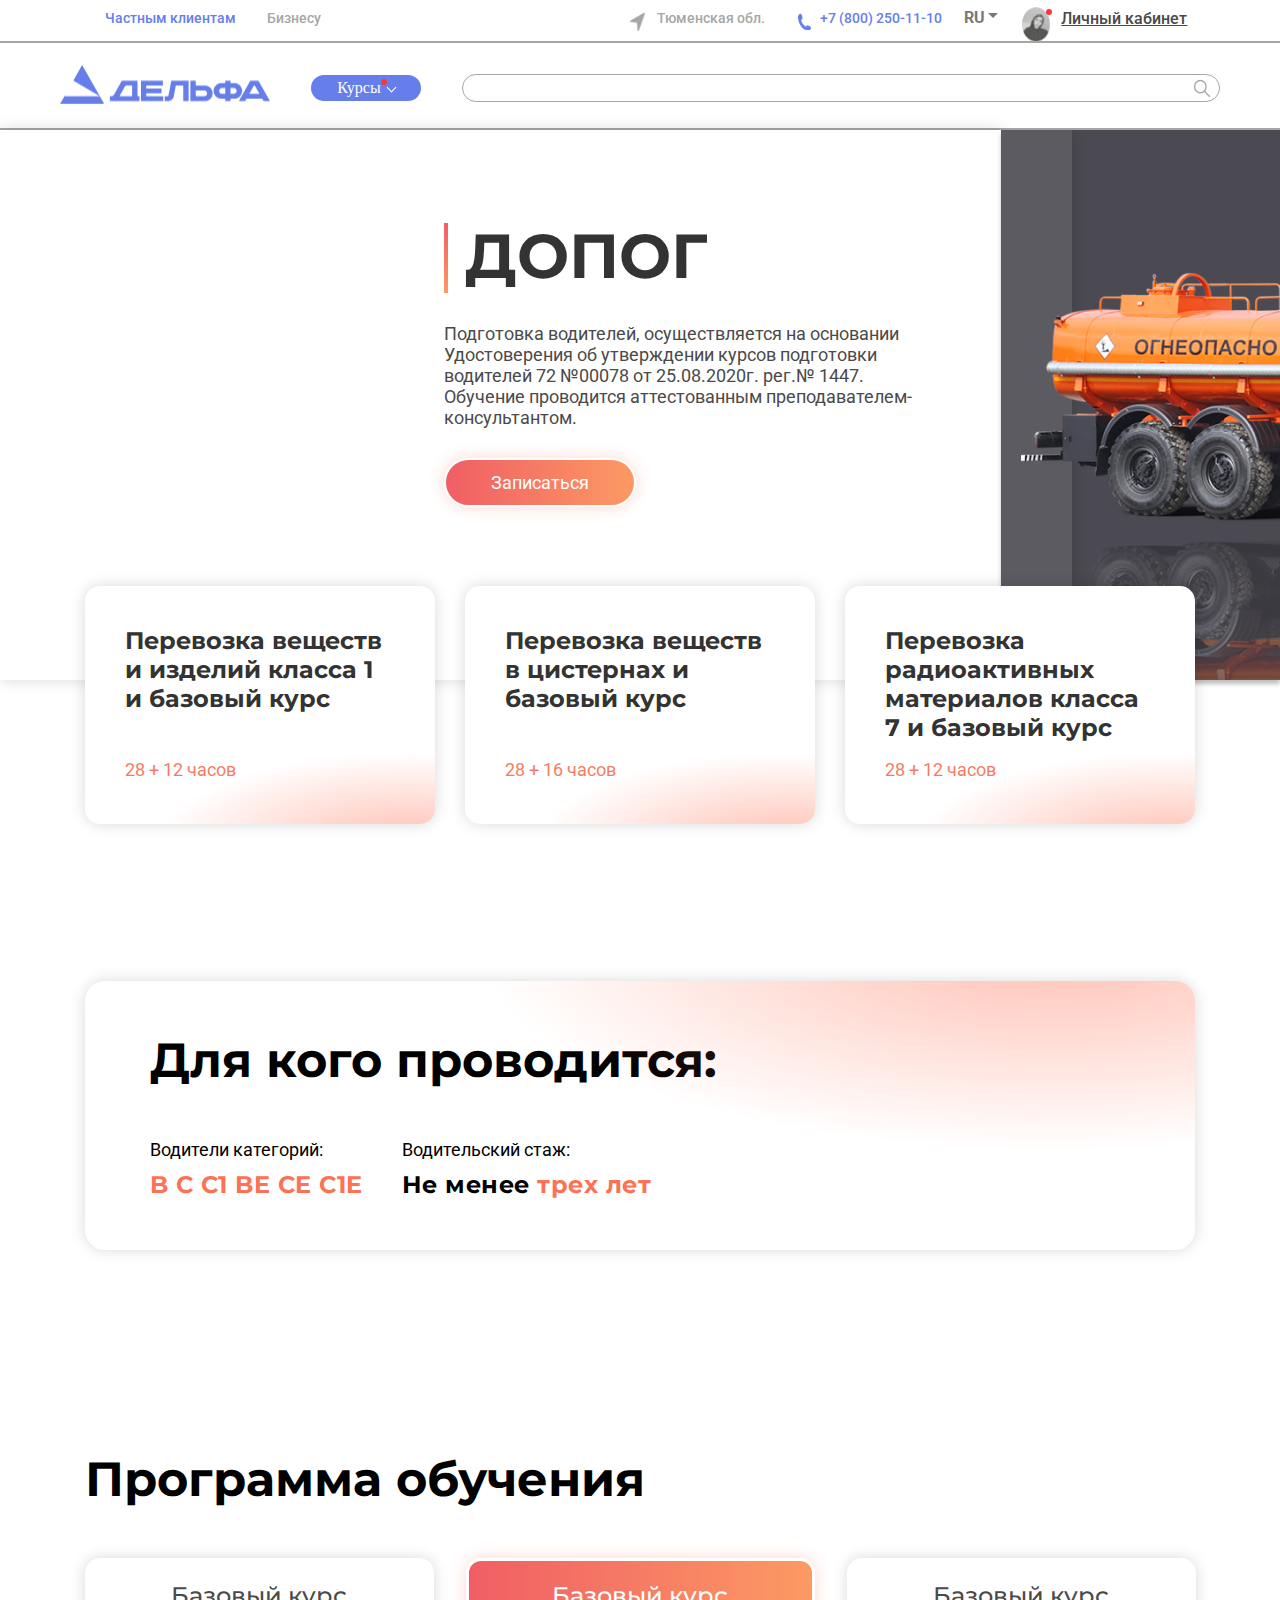
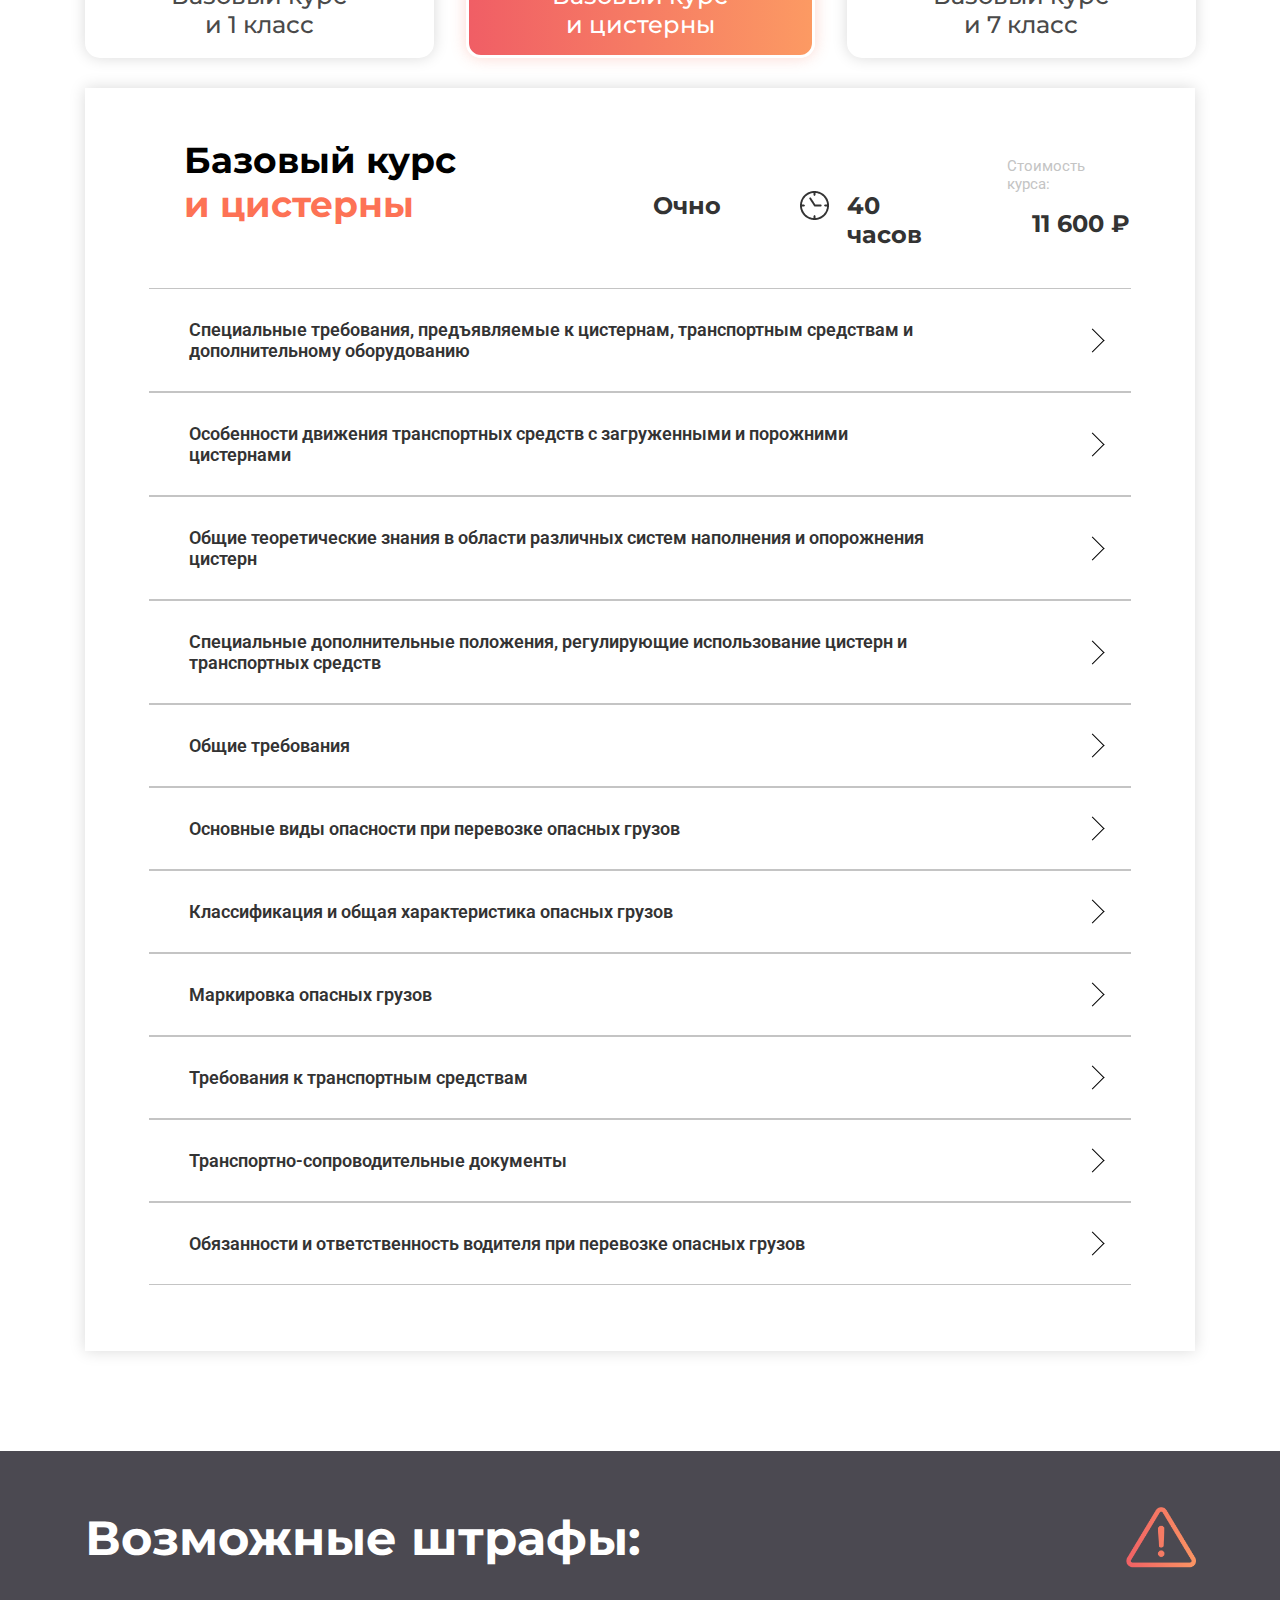
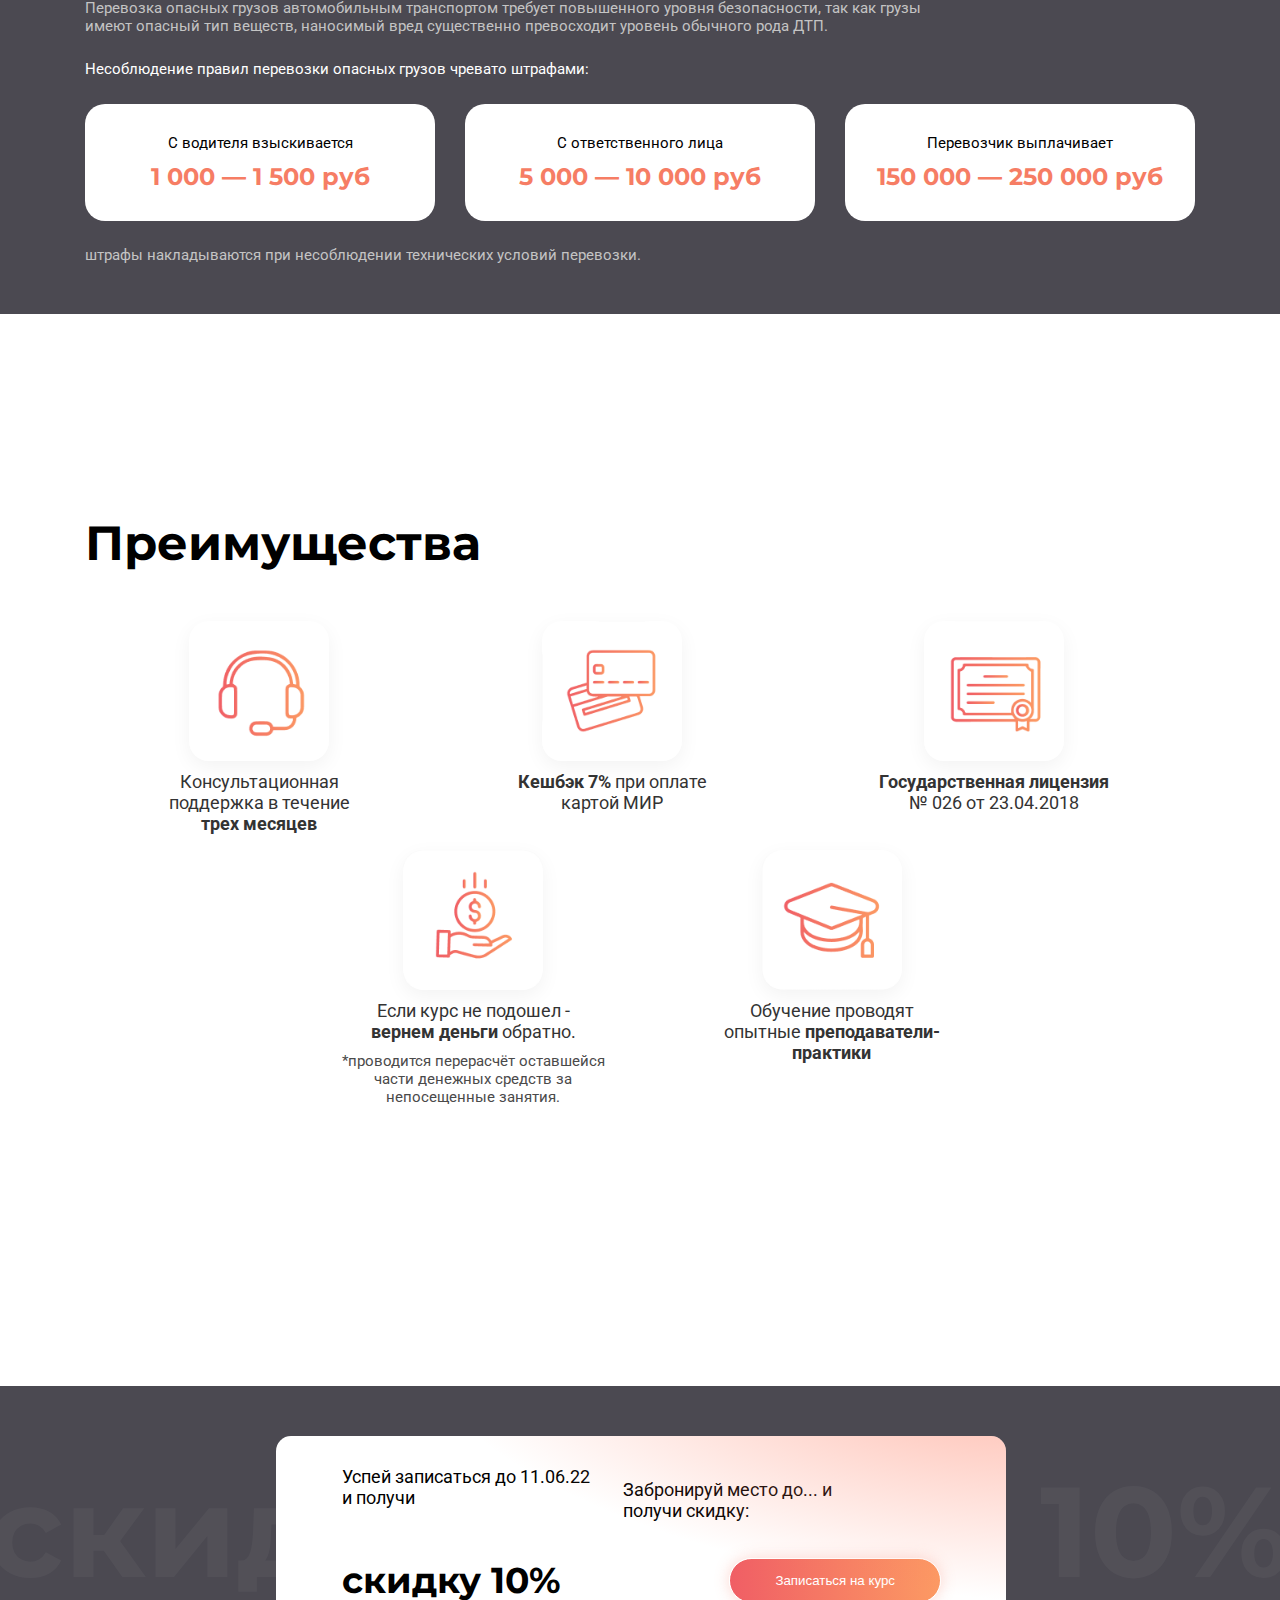
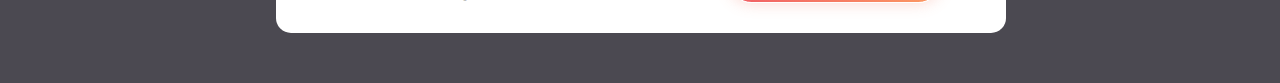
<file: index.html>
<!DOCTYPE html>
<html lang="ru">
<head>
    <meta charset="UTF-8">
    <meta http-equiv="X-UA-Compatible" content="IE=edge">
    <meta name="viewport" content="width=device-width, initial-scale=1.0">
    <title>Document</title>
    <link rel="stylesheet" href="./stylee/main.css">

    <link rel="preconnect" href="https://fonts.googleapis.com">
<link rel="preconnect" href="https://fonts.gstatic.com" crossorigin>
<link href="https://fonts.googleapis.com/css2?family=Montserrat:wght@400;500;600;700&family=Roboto:wght@400;500;700;900&display=swap" rel="stylesheet">
<script src="script.js"></script>
    
</head>
<body>
    <div class="wrapper">
        <header class="header">

                <div class="container">
                    <nav class="header__navigation">
                        <ul class="header__list list">
                            <li class="header__item item">
                                <a class="header__link link" href="#!">Частным клиентам</a>
                            </li>
                            <li class="header__item item">
                                <a class="header__link link" href="#!">Бизнесу</a>
                            </li>
                            <li class="header__item item">
                                <a class="header__link link" href="#!">
                                    <ul class="header__list list">
                                        <li class="img-navigation item"></li>
                                        <li class="header__item item">Тюменская обл.</li>
                                    </ul>
                                </a>
                            </li>
                            <li class="header__item item">
                                <a class="header__link link" href="#!">
                                    <ul class="header__list list">
                                        <li class="img-phone item"></li>
                                        <li class="header__item item">+7  (800) 250-11-10</li>
                                    </ul>
                                </a>
                            </li>
                            <li class="header__item item">
                                <a class="header__link link" href="#!">
                                    <ul class="header__list list">
                                        <li class="header__item item">RU</li>
                                        <li class="img-arrow item"></li>
                                    </ul>
                                </a>
                            </li>
                            <li class="header__item item">
                                <a class="header__link link" href="#!">
                                    <ul class="header__list list">
                                        <li class="img-icon item"></li>
                                        <li class="header__item item">Личный кабинет</li>
                                        <li class="red-ball header__icon-ball"></li>
                                    </ul>
                                </a>
                            </li>
                        </ul>
                    </nav>
                </div>

                <div class="infinity-line">
                    <div class="header__navigation-aside">
                        <a href="#!" class="logo-link">
                        <div class="header__logo"></div>
                        </a>
                        <button class="header__btn btn">
                            <div class="btn__text">Курсы</div>
                            <div class="red-ball header__btn-ball"></div>
                            <div class="btn__arrow arrow"></div>
                        </button>
                        
                        <div class="header__input">
                            <input type="text" class="header__input-text">
                            <div class="header__magnifier"></div>
                        </div>
                    </div>
                </div>

        </header>
        <section class="hero">

        
                <div class="hero__container">
                    
                    <!-- <div class="container container-relative"> -->

                            <div class="hero__desc shadow">
                                <div class="hero__desc-item">

                                    <div class="hero__tittle-item">
                                        <div class="orange-line"></div>
                                        <div class="hero__tittle tittle">ДОПОГ</div>
                                    </div>
                                    <div class="hero__about">Подготовка водителей, осуществляется на основании Удостоверения об утверждении курсов подготовки водителей 72 №00078 от 25.08.2020г. рег.№ 1447. Обучение проводится аттестованным преподавателем-консультантом.</div>
                                    <button class="hero__button">Записаться</button>
                                </div>
                            </div>
                            <div class="hero__img">
                                <div class="gray-line"></div>

                                <div class="auto">
                                    <div class="auto__object"></div>
                                    <div class="reflection"></div>
                                </div>
                            </div>
                        
                    <!-- </div> -->
                </div>
            
        <div class="courses container">
            <div class="cours shadow">

                <div class="cours-item">
                    <div class="cours__text text">
                        Перевозка веществ и изделий класса 1
                        и базовый курс
                    </div>
                    <div class="cours__time">28 + 12 часов</div>
                </div>
                <div class="gradient hero__gradient"></div>
            </div>
            <div class="cours shadow">
                
                <div class="cours-item">
                    <div class="cours__text text">
                        Перевозка веществ в цистернах
                        и базовый курс
                    </div>
                    <div class="cours__time">28 + 16 часов</div>
                </div>
                <div class="gradient hero__gradient"></div>

            </div>
            <div class="cours shadow">
                <div class="cours-item">
                    <div class="cours__text text">
                        Перевозка радиоактивных материалов класса 7 и базовый курс
                    </div>
                    <div class="cours__time">28 + 12 часов</div>
                </div>
                <div class="gradient hero__gradient"></div>

            </div>
        </div>
        </section class="relevance">
            <div class="relevance container shadow">
                <div class="relevance__content">
                    <div class="relevance__tittle tittle">Для кого проводится:</div>
                    <div class="relevance__desc">
                        <div class="relevance__desc-item">
                            <div class="key">Водители категорий:</div>
                            <div class="value">B  C  C1  BE  CE  C1E</div>
                        </div>
                        <div class="relevance__desc-item">
                            <div class="key">Водительский стаж:</div>
                            <div class="value"><span>Не менее</span> трех лет</div>
                        </div>
                    </div>
                </div>
                <div class="gradient relevance__gradient"></div>

            </div>
        
        <section class="products">
            <div class="products__container container">
                <div class="products__head">
                    <div class="products__tittle tittle">Программа обучения</div>
                    <div class="products__courses">
                        <button class="products__course shadow" data-number="1">
                            Базовый курс и 1 класс
                        </button>
                        <button class="products__course active-block shadow" data-number="2">
                            Базовый курс и цистерны
                        </button>
                        <button class="products__course shadow" data-number="3">
                            Базовый курс и 7 класс
                        </button>
                    </div>
                </div>
                <!-- нижняя часть блока product -->
                <div class="product__body shadow">
                    
                        <div class="product__item">
                            <div class="product__tittle tittle">
                                Базовый курс
                                <span>и цистерны</span>
                            </div>
                            <ul class="product__list-info">
                                <li class="item item__text text">Очно</li>
                                <li class="item">
                                    <img src="./clock.png" alt="часы" class="product__img-wrap"></img>
                                    <div class="item__text text">40 часов</div>
                                </li>
                                <li class="item">
                                    <div class="item__price-text">Стоимость курса:</div>
                                    <div class="item__price text">11 600 ₽</div>
                                </li>
                            </ul>
                        </div>
    
                    
                    <div class="product__body-elements">
                        <ul class="product__body-elements-list">
                            <li class="product__body-elements-item">
                                <div class="body-elements-text">
                                    Специальные требования, предъявляемые к
                                    цистернам, транспортным средствам и
                                    дополнительному оборудованию
                                </div>
                                <label>
                                    <input type="checkbox" name="checkA">
                                    <div class="body-elements-arrow arrow"></div>
                                </label>
                            </li>
                            <li class="product__body-elements-item">
                                <div class="body-elements-text">
                                    Особенности движения транспортных средств с
                                    загруженными и порожними цистернами
                                </div>
                                <label>
                                    <input type="checkbox" name="checkB">
                                    <div class="body-elements-arrow arrow"></div>
                                </label>
                            </li>
                            <li class="product__body-elements-item">
                                <div class="body-elements-text">
                                    Общие теоретические знания в области различных
                                    систем наполнения и опорожнения цистерн
                                </div>
                                <label>
                                    <input type="checkbox" name="checkC">
                                    <div class="body-elements-arrow arrow"></div>
                                </label>
                            </li>
                            <li class="product__body-elements-item">
                                <div class="body-elements-text">
                                    Специальные дополнительные положения,
                                    регулирующие использование цистерн и транспортных
                                    средств
                                </div>
                                <label>
                                    <input type="checkbox"  name="checkD">
                                    <div class="body-elements-arrow arrow"></div>
                                </label>
                            </li>
                            <li class="product__body-elements-item">
                                <div class="body-elements">
                                    <div class="body-elements-text">
                                    Общие требования
                                    </div>
                                    <div class="product__sublist displaynone">
                                        <ul class="sublist">
                                            <li class="subitem">Общие сведения о Европейском соглашении 
                                                о международной дорожной перевозке опасных грузов (ДОПОГ)
                                            </li>
                                            <li class="subitem">
                                                Присоединение России к ДОПОГ
                                            </li>
                                            <li class="subitem">
                                                Участники ДОПОГ
                                            </li>
                                            <li class="subitem">
                                                Регулярность пересмотра и обновления положений ДОПОГ
                                            </li>
                                            <li class="subitem">
                                                Сфера применения ДОПОГ в Российской Федерации
                                            </li>
                                        </ul>
                                    </div>
                                </div>
                                <label>
                                    <input type="checkbox" class="fake-check" name="checkE">
                                    <div class="body-elements-arrow arrow"></div>
                                </label>
                            </li>
                            <li class="product__body-elements-item">
                                <div class="body-elements-text">
                                    Основные виды опасности при перевозке опасных
                                    грузов
                                </div>
                                <label>
                                    <input type="checkbox" name="checkF">
                                    <div class="body-elements-arrow arrow"></div>
                                </label>
                            </li>
                            <li class="product__body-elements-item">
                                <div class="body-elements-text">
                                    Классификация и общая характеристика опасных
                                    грузов
                                </div>
                                <label>
                                    <input type="checkbox" name="checkG">
                                    <div class="body-elements-arrow arrow"></div>
                                </label>
                            </li>
                            <li class="product__body-elements-item">
                                <div class="body-elements-text">Маркировка опасных грузов</div>
                                <label>
                                    <input type="checkbox" name="checkH">
                                    <div class="body-elements-arrow arrow"></div>
                                </label>
                            </li>
                            <li class="product__body-elements-item">
                                <div class="body-elements-text">Требования к транспортным средствам</div>
                                <label>
                                    <input type="checkbox"  name="checkI">
                                    <div class="body-elements-arrow arrow"></div>
                                </label>
                            </li>
                            <li class="product__body-elements-item">
                                <div class="body-elements-text">Транспортно-сопроводительные документы</div>
                                <label>
                                    <input type="checkbox"  name="checkJ">
                                    <div class="body-elements-arrow arrow"></div>
                                </label>
                            </li>
                            <li class="product__body-elements-item">
                                <div class="body-elements-text">Обязанности и ответственность водителя при перевозке опасных грузов</div>
                                <label>
                                    <input type="checkbox"  name="checkK">
                                    <div class="body-elements-arrow arrow"></div>
                                </label>
                            </li>
                        </ul>
                    </div>
                </div>
            </div>
        </section>
        <section class="responsibility">
            <div class="responsibility">
                <div class="responsibility__container container">
                    <div class="responsibility__item">
                        <div class="responsibility__header">
                            <div class="responsibility__tittle tittle white">Возможные штрафы:</div>
                            <div class="responsibility__img"></div>
                        </div>
                        <div class="responsibility__body">
                            <div class="responsibility-text">Перевозка опасных грузов автомобильным транспортом требует повышенного уровня безопасности,
                             так как грузы имеют опасный тип веществ, наносимый вред существенно превосходит уровень обычного рода ДТП.</div>
                            <div class="responsibility-text white">Несоблюдение правил перевозки опасных грузов чревато штрафами:</div>
                        </div>
                        <div class="responsibility__group-fine">
                            <div class="item-fine">
                                <div class="responsibility-text black">С водителя взыскивается</div>
                                <div class="responsibility-price">1 000 — 1 500 руб</div>
                            </div>
                            <div class="item-fine">
                                <div class="responsibility-text black">С ответственного лица</div>
                                <div class="responsibility-price">5 000 — 10 000 руб</div>
                            </div>
                            <div class="item-fine">
                                <div class="responsibility-text black">Перевозчик выплачивает</div>
                                <div class="responsibility-price">150 000 — 250 000 руб</div>
                            </div>
                        </div>
                        <div class="responsibility-text">штрафы накладываются при несоблюдении технических условий перевозки.</div>
                    </div>
                </div>
            </div>
        </section class="advantage">
        <div class="advantage__container container">
            <div class="advantage__content">
                <div class="advantage__tittle tittle">Преимущества</div>
                <div class="advantage__body">
                    <ul class="advantage__desc-1">
                        <li class="advantage-item">
                            <div class="advantage-img"></div>
                            <div class="advantage-text">Консультационная поддержка в течение
                                <span class="bold">трех месяцев</span></div>
                        </li>
                        <li class="advantage-item">
                            <div class="advantage-img"></div>
                            <div class="advantage-text"><span class="bold">Кешбэк 7%</span> при оплате картой МИР</div>
                        </li>
                        <li class="advantage-item">
                            <div class="advantage-img"></div>
                            <div class="advantage-text"><span class="bold">Государственная лицензия</span>
                                № 026 от 23.04.2018</div>
                        </li>
                    </ul>
                    <ul class="advantage__desc-2">
                        <li class="advantage-item">
                            <div class="advantage-img"></div>
                            <div class="advantage-text">Если курс не подошел - <span class="bold">вернем деньги</span> обратно.</div>
                            <div class="advantage-subtext">*проводится перерасчёт оставшейся части денежных средств за непосещенные занятия.</div>
                        </li>
                        <li class="advantage-item">
                            <div class="advantage-img"></div>
                            <div class="advantage-text">Обучение проводят опытные <span class="bold">преподаватели-практики</span></div>
                        </li>
                    </ul>
                </div>
                
            </div>
        </div>
        <section class="discount">
            <div class="discount">
                <div class="container discount__container">
                    <div class="back-fon back-fon--1">скидку</div>
                    <div class="back-fon back-fon--2">10%</div>
                    <div class="discount__content">
                        <div class="gradient discount__gradient"></div>
                        <div class="discount__item">
                            <div class="discount__box-1">
                                <div class="discount__text">Успей записаться до 11.06.22 и получи</div>
                                <div class="discount__text discount__text--black">Забронируй место до... и получи скидку:</div>
                            </div>

                            <div class="discount__box-2">
                                <div class="discount__tittle tittle">скидку 10%</div>
                                <button class="discount__btn">Записаться на курс</button>
                            </div>
                        </div>
                    </div>
                </div>
            </div>
        </section>
        <section>

        </section>
        <footer>

        </footer>
            
        
    </div>
</body>
</html>
<!-- https://tpverstak.ru/common-css-class-names/ -->
</file>
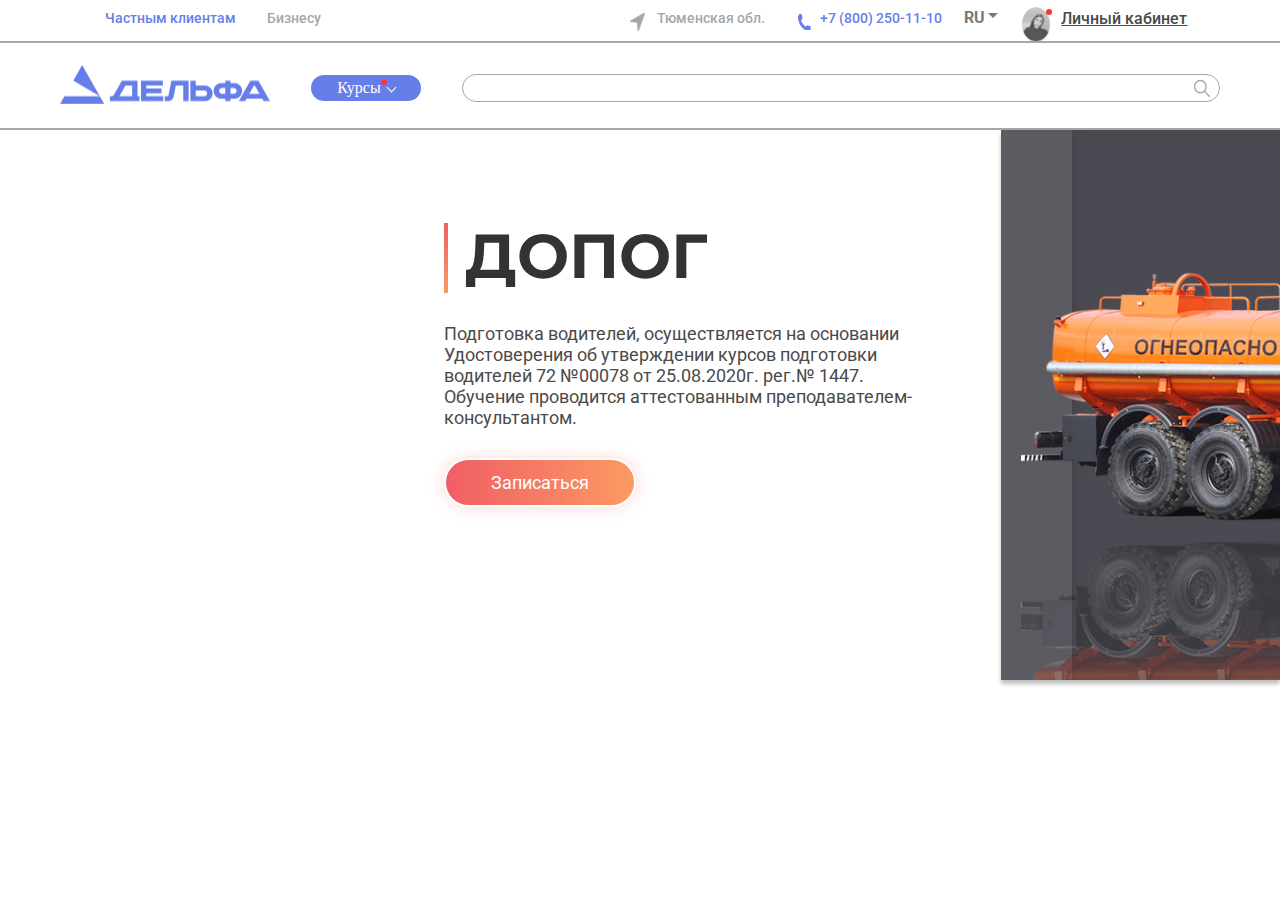
<file: dopog-main/index.html>
<!DOCTYPE html>
<html lang="ru">
<head>
    <meta charset="UTF-8">
    <meta http-equiv="X-UA-Compatible" content="IE=edge">
    <meta name="viewport" content="width=device-width, initial-scale=1.0">
    <title>Document</title>
    <link rel="stylesheet" href="./stylee/stylee.css">

    <link rel="preconnect" href="https://fonts.googleapis.com">
<link rel="preconnect" href="https://fonts.gstatic.com" crossorigin>
<link href="https://fonts.googleapis.com/css2?family=Montserrat:wght@400;500;600;700&family=Roboto:wght@400;500;700;900&display=swap" rel="stylesheet">
    
</head>
<body>
    <div class="wrapper">
        <header class="header">

                <div class="container">
                    <nav class="header__navigation">
                        <ul class="header__list list">
                            <li class="header__item item">
                                <a class="header__link link" href="#!">Частным клиентам</a>
                            </li>
                            <li class="header__item item">
                                <a class="header__link link" href="#!">Бизнесу</a>
                            </li>
                            <li class="header__item item">
                                <a class="header__link link" href="#!">
                                    <ul class="header__list list">
                                        <li class="img-navigation item"></li>
                                        <li class="header__item item">Тюменская обл.</li>
                                    </ul>
                                </a>
                            </li>
                            <li class="header__item item">
                                <a class="header__link link" href="#!">
                                    <ul class="header__list list">
                                        <li class="img-phone item"></li>
                                        <li class="header__item item">+7  (800) 250-11-10</li>
                                    </ul>
                                </a>
                            </li>
                            <li class="header__item item">
                                <a class="header__link link" href="#!">
                                    <ul class="header__list list">
                                        <li class="header__item item">RU</li>
                                        <li class="img-arrow item"></li>
                                    </ul>
                                </a>
                            </li>
                            <li class="header__item item">
                                <a class="header__link link" href="#!">
                                    <ul class="header__list list">
                                        <li class="img-icon item"></li>
                                        <li class="header__item item">Личный кабинет</li>
                                        <li class="red-ball header__icon-ball"></li>
                                    </ul>
                                </a>
                            </li>
                        </ul>
                    </nav>
                </div>

                <div class="infinity-line">
                    <div class="header__navigation-aside">
                        <a href="#!" class="logo-link">
                        <div class="header__logo"></div>
                        </a>
                        <button class="header__btn btn">
                            <div class="btn__text">Курсы</div>
                            <div class="red-ball header__btn-ball"></div>
                            <div class="btn__arrow arrow"></div>
                        </button>
                        
                        <div class="header__input">
                            <input type="text" class="header__input-text">
                            <div class="header__magnifier"></div>
                        </div>
                    </div>
                </div>

        </header>
        <section class="hero">

        
                <div class="hero__container">
                    
                    <!-- <div class="container container-relative"> -->

                            <div class="hero__desc">
                                <div class="hero__desc-item">

                                    <div class="hero__tittle-item">
                                        <div class="orange-line"></div>
                                        <div class="hero__tittle tittle">ДОПОГ</div>
                                    </div>
                                    <div class="hero__about">Подготовка водителей, осуществляется на основании Удостоверения об утверждении курсов подготовки водителей 72 №00078 от 25.08.2020г. рег.№ 1447. Обучение проводится аттестованным преподавателем-консультантом.</div>
                                    <button class="hero__button">Записаться</button>
                                </div>
                            </div>
                            <div class="hero__img">
                                <div class="gray-line"></div>

                                <div class="auto">
                                    <div class="auto__object"></div>
                                    <div class="reflection"></div>
                                </div>
                            </div>
                        
                    <!-- </div> -->
                </div>
            

        </section>
         <section>

        </section>
        <section>

        </section>
        <section>

        </section>
        <section>

        </section>
        <footer>

        </footer>
            
        
    </div>
</body>
</html>
<!-- https://tpverstak.ru/common-css-class-names/ -->
</file>
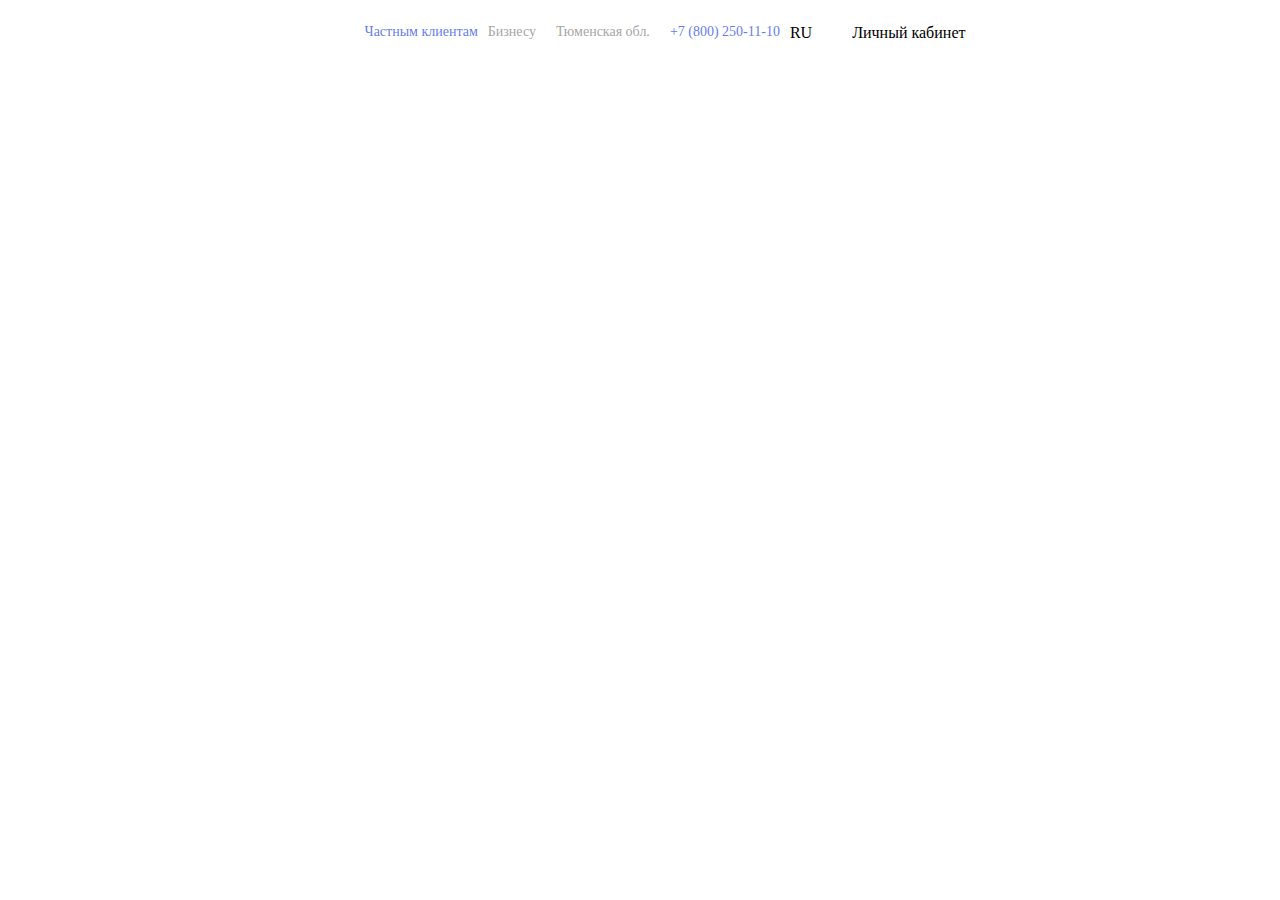
<file: сайтпрактика/index.html>
<!DOCTYPE html>
<html lang="ru">
<head>
    <meta charset="UTF-8">
    <meta http-equiv="X-UA-Compatible" content="IE=edge">
    <meta name="viewport" content="width=device-width, initial-scale=1.0">
    <title>Document</title>
    <link rel="stylesheet" href="style.css">
</head>
<body>
    <div class="wrapper">
        <header class="header container">
                <div class="header__navigation">

                    <ul class="header__list">
                        <li class="li-blue li-font">Частным клиентам</li>
                        <li class="li-gray li-font">Бизнесу</li>
                        <li class="header__icon-№1"></li>
                        <li class="li-gray li-font">Тюменская обл.</li>
                        <li class="header__phone-icon"></li>
                        <li class="li-blue li-font li-phone">+7 (800) 250-11-10</li>
                        <li class="li-font-big header__language">RU</li>
                        <li class="header__arrow"></li>
                        <li class="header__icon-№2"></li>
                        <li class="ball"></li>
                        <li class="li-font-big header__personal-area">Личный кабинет</li>

                    </ul>
                </div>

                <div class="header__navigation2"></div>

        </header>
        <section>

        </section>
         <section>

        </section>
        <section>

        </section>
        <section>

        </section>
        <section>

        </section>
        <footer>

        </footer>
            
        
    </div>
</body>
</html>
<!-- https://tpverstak.ru/common-css-class-names/ -->
</file>
<file: stylee/main.css>
@charset "UTF-8";
* {
  box-sizing: border-box;
}

body {
  margin: 0px;
  padding: 0px;
}

.displaynone {
  display: none;
}

ul {
  list-style: none;
  padding-left: 0;
}

li {
  text-decoration: none;
}

a {
  text-decoration: none;
  font-style: normal;
}

.container {
  width: 1110px;
  padding: 0px;
  margin: 0px auto;
}

.tittle {
  color: #000;
  font-family: Montserrat;
  font-style: normal;
  font-weight: 700;
}

.red-ball {
  display: flex;
  width: 6px;
  height: 6px;
  background: #FF3535;
  border-radius: 6px;
  flex-shrink: 0;
  position: absolute;
}

.shadow {
  box-shadow: 0px 0px 15px 0px rgba(0, 0, 0, 0.15);
}

.text {
  color: #333;
  font-size: 24px;
  font-family: Montserrat;
  font-style: normal;
  font-weight: 700;
  line-height: normal;
}

.arrow {
  border-right: 1px solid;
  border-bottom: 1px solid;
}

.bold {
  font-weight: bold;
}

.gradient {
  background: radial-gradient(50% 50% at 50% 50%, rgba(255, 128, 102, 0.5) 0%, rgba(255, 195, 183, 0) 100%);
}

.img-navigation {
  width: 15.424px;
  height: 18.693px;
  background-image: url(../navigation\ 1\ \(Traced\).png);
  flex-shrink: 0;
  margin-right: 11.58px;
  transform: translateY(3px);
}

.img-phone {
  width: 12.904px;
  height: 16.956px;
  background-image: url(../telephone\ 1\ \(Traced\).png);
  background-repeat: no-repeat;
  flex-shrink: 0;
  margin-right: 9.1px;
  transform: translateY(3px);
}

.img-arrow {
  width: 0;
  height: 0;
  border: 5px solid transparent;
  border-top: 5px solid #787878;
  flex-shrink: 0;
  margin-left: 3px;
}

.img-icon {
  width: 27.778px;
  height: 33.668px;
  background-image: url(../Vector.png);
  flex-shrink: 0;
  margin-right: 11.58px;
  transform: translateY(6px);
}

.header__list {
  display: flex;
  align-items: center;
  position: relative;
}

.header__navigation {
  height: 41px;
}
.header__navigation > .header__list > .header__item:nth-child(1) {
  padding-left: 20px;
}
.header__navigation > .header__list > .header__item:nth-child(2) {
  padding-left: 31px;
}
.header__navigation > .header__list > .header__item:nth-child(3) {
  padding-left: 309px;
}
.header__navigation > .header__list > .header__item:nth-child(4) {
  padding-left: 33px;
}
.header__navigation > .header__list > .header__item:nth-child(5) {
  padding-left: 22px;
}
.header__navigation > .header__list > .header__item:nth-child(6) {
  padding-left: 24px;
}

.list {
  margin: 0px;
  padding: 0px;
}
.list .item {
  list-style: none;
}

.header__item > a {
  font-family: "Roboto", sans-serif;
}
.header__item:not(:nth-child(5)) > a {
  font-weight: 500;
}
.header__item:not(:nth-child(5), :last-child) > a {
  font-size: 14px;
}
.header__item:first-child > a, .header__item:nth-child(4) > a {
  color: #667EEA;
}
.header__item:nth-child(2) > a, .header__item:nth-child(3) > a {
  color: #A6A6A6;
}
.header__item:nth-child(5) > a {
  font-size: 16px;
  color: #787878;
  font-weight: 700;
  line-height: 229%;
}
.header__item:last-child > a {
  text-decoration: underline;
  font-size: 16px;
  color: #494949;
}

.header__icon-ball {
  left: 24px;
  top: 8px;
}

.infinity-line {
  width: auto;
  height: 89px;
  border-bottom: 2px solid #A6A6A6;
  border-top: 2px solid #A6A6A6;
}

.header__navigation-aside {
  display: flex;
  align-items: center;
  margin: 0 auto;
  width: 1160px;
  height: 89px;
  justify-content: space-between;
}
.header__navigation-aside .header__logo {
  background-image: url(../logo.png);
  width: 210px;
  height: 38.256px;
  flex-shrink: 0;
  transform: translateY(-3px);
}
.header__navigation-aside .header__btn {
  width: 110px;
  height: 26px;
  display: flex;
  justify-content: center;
  flex-shrink: 0;
  background: #667EEA;
  border-radius: 13px;
  border: 3px solid #667EEA;
  position: relative;
}
.header__navigation-aside .header__btn .btn__text {
  color: #FFF;
  font-size: 16px;
  font-family: Colfax;
  font-style: normal;
  font-weight: 400;
  line-height: normal;
}
.header__navigation-aside .header__btn .header__btn-ball {
  left: 67px;
  bottom: 13px;
}
.header__navigation-aside .header__btn .btn__arrow {
  width: 7px;
  height: 7px;
  margin-left: 7px;
  margin-top: 5px;
  transform: rotate(45deg);
  flex-shrink: 0;
  border-color: white;
}
.header__navigation-aside .header__input {
  height: 28px;
  width: 758px;
  position: relative;
  display: flex;
}
.header__navigation-aside .header__input-text {
  border-radius: 20px;
  border: 1px solid #A6A6A6;
  width: 758px;
  height: 28px;
  flex-shrink: 0;
}
.header__navigation-aside .header__magnifier {
  width: 16px;
  height: 18px;
  flex-shrink: 0;
  background-image: url(../magnifier.png);
  position: absolute;
  left: 732px;
  top: 5px;
}

.hero__container {
  height: 550px;
  display: flex;
  width: auto;
  padding: 0px;
}

.hero__desc {
  flex-basis: 50%;
  flex-shrink: 1;
  display: flex;
  justify-content: end;
}

.hero__desc-item {
  width: 468px;
  height: 275px;
  margin-top: 93px;
  margin-right: 89px;
  margin-left: 444px;
}

.hero__tittle-item {
  width: 263px;
  height: 70px;
  display: flex;
}
.hero__tittle-item .orange-line {
  width: 4px;
  height: 70px;
  flex-shrink: 0;
  background: linear-gradient(180deg, #F05F65 0%, #FC9963 100%);
}
.hero__tittle-item .hero__tittle {
  color: #333;
  font-size: 62px;
  line-height: 108.9%;
  margin-left: 17px;
  margin-bottom: 7px;
}

.hero__about {
  color: #4A4A4A;
  font-size: 18px;
  font-family: Roboto;
  font-style: normal;
  font-weight: 400;
  line-height: normal;
  margin-top: 30px;
}

.hero__button {
  font-size: 18px;
  font-family: Roboto;
  font-style: normal;
  font-weight: 400;
  line-height: normal;
  color: white;
  padding: 12px 45px;
  border: 2px solid white;
  border-radius: 46px;
  background: linear-gradient(90deg, #F05E65 0%, #FC9A63 100%);
  box-shadow: 0px 0px 15px 0px rgba(246, 124, 100, 0.3);
  margin-top: 30px;
}

.hero__img {
  overflow: hidden;
  flex-basis: 50%;
  flex-shrink: 1;
  background-color: #4B4951;
  box-shadow: 0px 4px 4px 0px rgba(0, 0, 0, 0.25);
  display: flex;
}
.hero__img .gray-line {
  width: 71px;
  height: 550px;
  flex-shrink: 0;
  background: rgba(255, 255, 255, 0.1);
  box-shadow: 0px 0px 14px 0px rgba(0, 0, 0, 0.15);
}
.hero__img .auto {
  width: 1316px;
  height: 548px;
  margin-left: -51px;
  margin-top: 127px;
  margin-right: 320px;
}
.hero__img .auto .auto__object {
  background-image: url(../avto\ 1.png);
  width: 658px;
  height: 274px;
  flex-shrink: 0;
}
.hero__img .auto .reflection {
  background: url(../avto\ reflection.png);
  opacity: 30%;
  width: 658px;
  height: 274px;
  flex-shrink: 0;
}

.courses {
  display: flex;
  transform: translateY(-94px);
}
.courses .cours {
  width: 350px;
  height: 238px;
  flex-shrink: 0;
  border-radius: 15px;
  background: #FFF;
  padding: 40px;
  overflow: hidden;
}
.courses .cours .cours-item {
  width: 270px;
  height: 154px;
  display: flex;
  justify-content: space-between;
  flex-direction: column;
}
.courses .cours:not(:first-child) {
  margin-left: 30px;
}
.courses .cours .cours__text {
  width: 270px;
  flex-shrink: 0;
}
.courses .cours .cours__time {
  color: #F67B65;
  font-size: 18px;
  font-family: Roboto;
  font-style: normal;
  font-weight: 400;
  line-height: normal;
}
.courses .cours .hero__gradient {
  border-radius: 504px;
  width: 504px;
  height: 181px;
  flex-shrink: 0;
  transform: translate(33px, -27px);
}

.relevance {
  margin-top: 63px;
  width: 1110px;
  height: 269px;
  flex-shrink: 0;
  border-radius: 20px;
  background: #FFF;
  overflow: hidden;
}

.relevance__content {
  width: 567px;
  height: 169px;
  transform: translate(65px, 50px);
}

.relevance__tittle {
  font-size: 48px;
  line-height: normal;
}

.relevance__desc {
  margin-top: 50px;
  width: 556px;
  height: 60px;
  display: flex;
}

.relevance__desc-item {
  width: 252px;
  height: 60px;
}

.key {
  font-size: 18px;
  font-family: Roboto;
  font-style: normal;
  font-weight: 400;
  line-height: normal;
}

.value {
  color: #FD7255;
  font-size: 24px;
  font-family: Montserrat;
  font-style: normal;
  font-weight: 700;
  line-height: normal;
  letter-spacing: 0.48px;
  margin-top: 10px;
}
.value span {
  color: black;
}

.relevance__gradient {
  width: 1149px;
  height: 413.234px;
  flex-shrink: 0;
  border-radius: 1149px;
  transform: translate(392px, -413px);
}

.products__container {
  margin-top: 200px;
  width: 1111px;
  height: auto;
  flex-shrink: 0;
}

.products__tittle {
  font-size: 48px;
  line-height: normal;
}

.products__courses {
  width: 1111px;
  height: 100px;
  flex-shrink: 0;
  margin-top: 50px;
  display: flex;
  justify-content: space-between;
}

.products__course {
  width: 349px;
  height: 100px;
  flex-shrink: 0;
  color: #4A4A4A;
  text-align: center;
  font-family: Montserrat;
  font-size: 24px;
  font-style: normal;
  font-weight: 500;
  line-height: normal;
  padding: 20px 80px;
  border-radius: 15px;
  background: #FFF;
  border: 3px solid white;
}

.active-block {
  background: linear-gradient(90deg, #F05E65 0%, #FC9A63 100%);
  box-shadow: 0px 0px 15px 0px rgba(246, 124, 100, 0.3);
  color: #FFF;
}

.product__body {
  width: 1110px;
  height: auto;
  padding: 50px 64px;
  margin-top: 30px;
}

.pustishka1 {
  width: 300px;
  height: 300px;
  background-color: #FC9A63;
}

.pustishka2 {
  width: 300px;
  height: 300px;
  background-color: black;
}

.product__item {
  display: flex;
  align-items: center;
  justify-content: space-between;
}

.product__tittle {
  width: 349px;
  height: 100px;
  font-size: 36px;
  line-height: normal;
  padding: 0 35px;
}
.product__tittle span {
  color: #FD7255;
}

.product__list-info {
  display: flex;
  width: 478px;
  height: 63px;
  margin-left: 153px;
}
.product__list-info .item:nth-child(1) {
  margin-top: 34px;
}
.product__list-info .item:nth-child(2) {
  display: flex;
  margin-left: 79px;
  margin-top: 34px;
}
.product__list-info .item:nth-child(2) .item__text {
  margin-left: 18px;
}
.product__list-info .item:last-child {
  width: 124px;
  height: 63px;
  margin-left: 46px;
}
.product__list-info .item .item__price {
  padding-top: 16px;
  padding-left: 25px;
}

.product__img-wrap {
  width: 29px;
  height: 29px;
}

.item__price-text {
  font-family: Roboto;
  font-size: 15px;
  font-style: normal;
  font-weight: 400;
  line-height: normal;
  color: #C4C4C4;
}

.product__body-elements {
  margin-top: 50px;
}

.product__body-elements-list .product__body-elements-item {
  display: flex;
  justify-content: space-between;
  align-items: center;
  padding: 30px;
  height: auto;
  border-top: 1px solid #C4C4C4;
  border-bottom: 1px solid #C4C4C4;
}

.product__body-elements-item {
  position: relative;
}
.product__body-elements-item input {
  position: absolute;
  right: 9999px;
}
.product__body-elements-item input:checked + .body-elements-arrow {
  transform: rotate(45deg);
}

.body-elements-text {
  color: #333;
  font-family: Roboto;
  font-size: 18px;
  font-style: normal;
  font-weight: 600;
  line-height: normal;
  padding: 0px 10px;
  max-width: 776px;
}

.body-elements-arrow {
  width: 17px;
  height: 17px;
  transform: rotate(-45deg);
  stroke-width: 2px;
  stroke: #4A4A4A;
}

.sublist {
  margin-top: 30px;
  padding-left: 10px;
  width: 464px;
  height: 180px;
  display: flex;
  flex-direction: column;
  justify-content: space-between;
}

.subitem {
  font-family: Roboto;
  font-size: 15px;
  font-style: normal;
  font-weight: 400;
  line-height: normal;
}

.responsibility {
  background: #4B4951;
  width: auto;
  height: 463px;
  margin-top: 100px;
}

.responsibility__container {
  height: 463px;
  flex-shrink: 0;
  padding: 50px 0;
}

.responsibility__item {
  width: 1110px;
  height: 363px;
  display: flex;
  flex-direction: column;
  justify-content: space-between;
}

.responsibility__header {
  width: 1111px;
  height: 73px;
  flex-shrink: 0;
  display: flex;
  justify-content: space-between;
  align-items: center;
}

.responsibility__tittle {
  font-size: 48px;
  line-height: normal;
}

.responsibility__img {
  width: 70px;
  height: 61px;
  background-image: url(../icon-danger2.png);
  background-size: cover;
}

.responsibility__body {
  width: 844px;
  height: 79px;
  display: flex;
  flex-direction: column;
  justify-content: space-between;
}

.responsibility-text {
  color: #C4C4C4;
  font-family: Roboto;
  font-size: 15px;
  font-style: normal;
  font-weight: 400;
  line-height: normal;
}

.white {
  color: #FFF;
}

.responsibility__group-fine {
  width: 1110px;
  height: 117px;
  display: flex;
  justify-content: space-between;
}

.item-fine {
  width: 350px;
  height: 117px;
  flex-shrink: 0;
  border-radius: 20px;
  background: #FFF;
  display: flex;
  flex-direction: column;
  justify-content: center;
  align-items: center;
}

.black {
  color: black;
}

.responsibility-price {
  color: #F67D64;
  font-family: Montserrat;
  font-size: 24px;
  font-style: normal;
  font-weight: 700;
  line-height: normal;
  margin-top: 10px;
}

.advantage__container {
  margin-top: 200px;
}

.advantage__tittle {
  line-height: normal;
  font-size: 48px;
}

.advantage__body {
  margin-top: 49px;
  width: 1112px;
  height: 565px;
}

.advantage__desc-1 {
  width: 1112px;
  display: flex;
  justify-content: space-around;
}
.advantage__desc-1 .advantage-item:nth-child(1) .advantage-img {
  background-image: url(../наушники.png);
}
.advantage__desc-1 .advantage-item:nth-child(1) .advantage-text {
  width: 195px;
}
.advantage__desc-1 .advantage-item:nth-child(2) .advantage-img {
  background-image: url(../карты.png);
}
.advantage__desc-1 .advantage-item:nth-child(2) .advantage-text {
  width: 204px;
}
.advantage__desc-1 .advantage-item:nth-child(3) .advantage-img {
  background-image: url(../сертификат.png);
}
.advantage__desc-1 .advantage-item:nth-child(3) .advantage-text {
  width: 252px;
}

.advantage__desc-2 {
  width: 604px;
  height: 255px;
  margin: 0 auto;
  display: flex;
  justify-content: space-between;
}
.advantage__desc-2 .advantage-item:nth-child(1) .advantage-img {
  background-image: url(../монета.png);
}
.advantage__desc-2 .advantage-item:nth-child(1) .advantage-text {
  width: 210px;
}
.advantage__desc-2 .advantage-item:nth-child(2) .advantage-img {
  background-image: url(../шапка.png);
}
.advantage__desc-2 .advantage-item:nth-child(2) .advantage-text {
  width: 223px;
}

.advantage-item {
  width: auto;
  height: auto;
  display: flex;
  flex-direction: column;
  align-items: center;
}

.advantage-img {
  border-radius: 20px;
  box-shadow: 0px 6px 20px 0px rgba(0, 0, 0, 0.05);
  width: 140px;
  height: 140px;
  background-size: cover;
  flex-shrink: 0;
}

.advantage-text {
  margin-top: 10px;
  color: #333;
  text-align: center;
  font-family: Roboto;
  font-size: 18px;
  font-style: normal;
  font-weight: normal;
  line-height: normal;
  text-align: center;
}

.advantage-subtext {
  width: 268px;
  margin-top: 10px;
  color: #4A4A4A;
  font-family: Roboto;
  font-size: 15px;
  font-style: normal;
  font-weight: 400;
  line-height: normal;
  text-align: center;
}

.discount {
  margin-top: 200px;
  height: 297px;
  width: auto;
  flex-shrink: 0;
  background: #4B4951;
}

.discount__container {
  position: relative;
  padding: 50px 191px;
}

.back-fon--1 {
  position: absolute;
  bottom: 25%;
  right: 64%;
}

.back-fon--2 {
  position: absolute;
  bottom: 25%;
  left: 86%;
}

.back-fon {
  color: rgba(196, 196, 196, 0.2);
  font-family: Montserrat;
  font-size: 128px;
  font-style: normal;
  font-weight: 700;
  line-height: normal;
  opacity: 0.3000000119;
}

.discount__content {
  position: relative;
  overflow: hidden;
  padding: 30px 66px;
  width: 730px;
  height: 197px;
  flex-shrink: 0;
  border-radius: 15px;
  background: #FFF;
}

.discount__gradient {
  position: absolute;
  left: 138px;
  transform: rotate(5.971deg);
  bottom: 35px;
  width: 1149px;
  height: 413.234px;
  flex-shrink: 0;
  border-radius: 1149px;
}

.discount__item {
  display: flex;
  flex-direction: column;
  justify-content: space-between;
  width: 599px;
  height: 137px;
  flex-shrink: 0;
}

.discount__box-1 {
  display: flex;
  width: 476px;
  height: 57px;
  flex-shrink: 0;
}

.discount__box-2 {
  width: 599px;
  height: 45px;
  flex-shrink: 0;
  display: flex;
  justify-content: space-between;
}

.discount__text {
  font-family: Roboto;
  font-size: 18px;
  font-style: normal;
  font-weight: 400;
  line-height: normal;
  width: 255px;
  height: 40px;
  flex-shrink: 0;
}

.discount__tittle {
  font-size: 36px;
  line-height: normal;
}

.discount__text--black {
  margin-top: 13px;
  margin-left: 26px;
  color: black;
  width: 210px;
  height: 42px;
  flex-shrink: 0;
}

.discount__btn {
  color: white;
  padding: 12px 45px;
  border-radius: 62px;
  background: linear-gradient(90deg, #F05E65 0%, #FC9A63 100%);
  border: 1px solid white;
  box-shadow: 0px 0px 15px 0px rgba(246, 124, 100, 0.3);
}/*# sourceMappingURL=main.css.map */
</file>
<file: dopog-main/stylee/stylee.css>
.hero {
  height: 550px;
}

.hero__container {
  height: 550px;
  display: flex;
  width: auto;
  padding: 0px;
}

.hero__desc {
  flex-basis: 50%;
  flex-shrink: 1;
  display: flex;
  justify-content: end;
}

.hero__desc-item {
  width: 468px;
  height: 275px;
  margin-top: 93px;
  margin-right: 89px;
  margin-left: 444px;
}

.hero__tittle-item {
  width: 263px;
  height: 70px;
  display: flex;
}
.hero__tittle-item .orange-line {
  width: 4px;
  height: 70px;
  flex-shrink: 0;
  background: linear-gradient(180deg, #F05F65 0%, #FC9963 100%);
}
.hero__tittle-item .hero__tittle {
  color: #333;
  font-size: 62px;
  font-family: Montserrat;
  font-style: normal;
  font-weight: 700;
  line-height: 108.9%;
  margin-left: 17px;
  margin-bottom: 7px;
}

.hero__about {
  color: #4A4A4A;
  font-size: 18px;
  font-family: Roboto;
  font-style: normal;
  font-weight: 400;
  line-height: normal;
  margin-top: 30px;
}

.hero__button {
  font-size: 18px;
  font-family: Roboto;
  font-style: normal;
  font-weight: 400;
  line-height: normal;
  color: white;
  padding: 12px 45px;
  border: 2px solid white;
  border-radius: 46px;
  background: linear-gradient(90deg, #F05E65 0%, #FC9A63 100%);
  box-shadow: 0px 0px 15px 0px rgba(246, 124, 100, 0.3);
  margin-top: 30px;
}

.hero__img {
  overflow: hidden;
  flex-basis: 50%;
  flex-shrink: 1;
  background-color: #4B4951;
  box-shadow: 0px 4px 4px 0px rgba(0, 0, 0, 0.25);
  display: flex;
}
.hero__img .gray-line {
  width: 71px;
  height: 550px;
  flex-shrink: 0;
  background: rgba(255, 255, 255, 0.1);
  box-shadow: 0px 0px 14px 0px rgba(0, 0, 0, 0.15);
}
.hero__img .auto {
  width: 1316px;
  height: 548px;
  margin-left: -51px;
  margin-top: 127px;
  margin-right: 320px;
}
.hero__img .auto .auto__object {
  background-image: url(../avto\ 1.png);
  width: 658px;
  height: 274px;
  flex-shrink: 0;
}
.hero__img .auto .reflection {
  background: url(../avto\ reflection.png);
  opacity: 30%;
  width: 658px;
  height: 274px;
  flex-shrink: 0;
}

* {
  box-sizing: border-box;
}

body {
  margin: 0px;
  padding: 0px;
}

a {
  text-decoration: none;
  font-style: normal;
}

.container {
  width: 1110px;
  padding: 0px;
  margin: 0px auto;
}

.img-navigation {
  width: 15.424px;
  height: 18.693px;
  background-image: url(../navigation\ 1\ \(Traced\).png);
  flex-shrink: 0;
  margin-right: 11.58px;
  transform: translateY(3px);
}

.img-phone {
  width: 12.904px;
  height: 16.956px;
  background-image: url(../telephone\ 1\ \(Traced\).png);
  background-repeat: no-repeat;
  flex-shrink: 0;
  margin-right: 9.1px;
  transform: translateY(3px);
}

.img-arrow {
  width: 0;
  height: 0;
  border: 5px solid transparent;
  border-top: 5px solid #787878;
  flex-shrink: 0;
  margin-left: 3px;
}

.img-icon {
  width: 27.778px;
  height: 33.668px;
  background-image: url(../Vector.png);
  flex-shrink: 0;
  margin-right: 11.58px;
  transform: translateY(6px);
}

.header__list {
  display: flex;
  align-items: center;
  position: relative;
}

.header__navigation {
  height: 41px;
}
.header__navigation > .header__list > .header__item:nth-child(1) {
  padding-left: 20px;
}
.header__navigation > .header__list > .header__item:nth-child(2) {
  padding-left: 31px;
}
.header__navigation > .header__list > .header__item:nth-child(3) {
  padding-left: 309px;
}
.header__navigation > .header__list > .header__item:nth-child(4) {
  padding-left: 33px;
}
.header__navigation > .header__list > .header__item:nth-child(5) {
  padding-left: 22px;
}
.header__navigation > .header__list > .header__item:nth-child(6) {
  padding-left: 24px;
}

.list {
  margin: 0px;
  padding: 0px;
}
.list .item {
  list-style: none;
}

.header__item > a {
  font-family: "Roboto", sans-serif;
}
.header__item:not(:nth-child(5)) > a {
  font-weight: 500;
}
.header__item:not(:nth-child(5), :last-child) > a {
  font-size: 14px;
}
.header__item:first-child > a, .header__item:nth-child(4) > a {
  color: #667EEA;
}
.header__item:nth-child(2) > a, .header__item:nth-child(3) > a {
  color: #A6A6A6;
}
.header__item:nth-child(5) > a {
  font-size: 16px;
  color: #787878;
  font-weight: 700;
  line-height: 229%;
}
.header__item:last-child > a {
  text-decoration: underline;
  font-size: 16px;
  color: #494949;
}

.red-ball {
  display: flex;
  width: 6px;
  height: 6px;
  background: #FF3535;
  border-radius: 6px;
  flex-shrink: 0;
  position: absolute;
}

.header__icon-ball {
  left: 24px;
  top: 8px;
}

.infinity-line {
  width: auto;
  height: 89px;
  border-bottom: 2px solid #A6A6A6;
  border-top: 2px solid #A6A6A6;
}

.header__navigation-aside {
  display: flex;
  align-items: center;
  margin: 0 auto;
  width: 1160px;
  height: 89px;
  justify-content: space-between;
}
.header__navigation-aside .header__logo {
  background-image: url(../logo.png);
  width: 210px;
  height: 38.256px;
  flex-shrink: 0;
  transform: translateY(-3px);
}
.header__navigation-aside .header__btn {
  width: 110px;
  height: 26px;
  display: flex;
  justify-content: center;
  flex-shrink: 0;
  background: #667EEA;
  border-radius: 13px;
  border: 3px solid #667EEA;
  position: relative;
}
.header__navigation-aside .header__btn .btn__text {
  color: #FFF;
  font-size: 16px;
  font-family: Colfax;
  font-style: normal;
  font-weight: 400;
  line-height: normal;
}
.header__navigation-aside .header__btn .header__btn-ball {
  left: 67px;
  bottom: 13px;
}
.header__navigation-aside .header__btn .btn__arrow {
  width: 7px;
  height: 7px;
  margin-left: 7px;
  margin-top: 5px;
  transform: rotate(45deg);
  flex-shrink: 0;
  border-color: white;
}
.header__navigation-aside .header__input {
  height: 28px;
  width: 758px;
  position: relative;
  display: flex;
}
.header__navigation-aside .header__input-text {
  border-radius: 20px;
  border: 1px solid #A6A6A6;
  width: 758px;
  height: 28px;
  flex-shrink: 0;
}
.header__navigation-aside .header__magnifier {
  width: 16px;
  height: 18px;
  flex-shrink: 0;
  background-image: url(../magnifier.png);
  position: absolute;
  left: 732px;
  top: 5px;
}

.arrow {
  border-right: 1px solid;
  border-bottom: 1px solid;
}/*# sourceMappingURL=stylee.css.map */
</file>
<file: сайтпрактика/style.css>
li{
    list-style: none;
    padding-left: 10px;
}
.wrapper {
width:auto;
height:auto;

}
.header {
    display:flex;
justify-content: center;
align-items:center;

}

.container {


}
.header__navigation {


}
.header__list {
display:flex;

}
.li-blue {
    color: #667EEA;


}
.li-font {
    font-size: 14px;
    font-family: Roboto;
    font-weight: 500;

}
.li-gray {
    color: #A6A6A6;

}
.header__icon-№1 {


}
.header__phone-icon {


}
.li-phone {


}
.li-font-big {


}
.header__language {


}
.header__arrow {


}
.header__icon-№2 {


}
.ball {


}

.header__personal-area {


}
.header__navigation2 {


}
</file>
